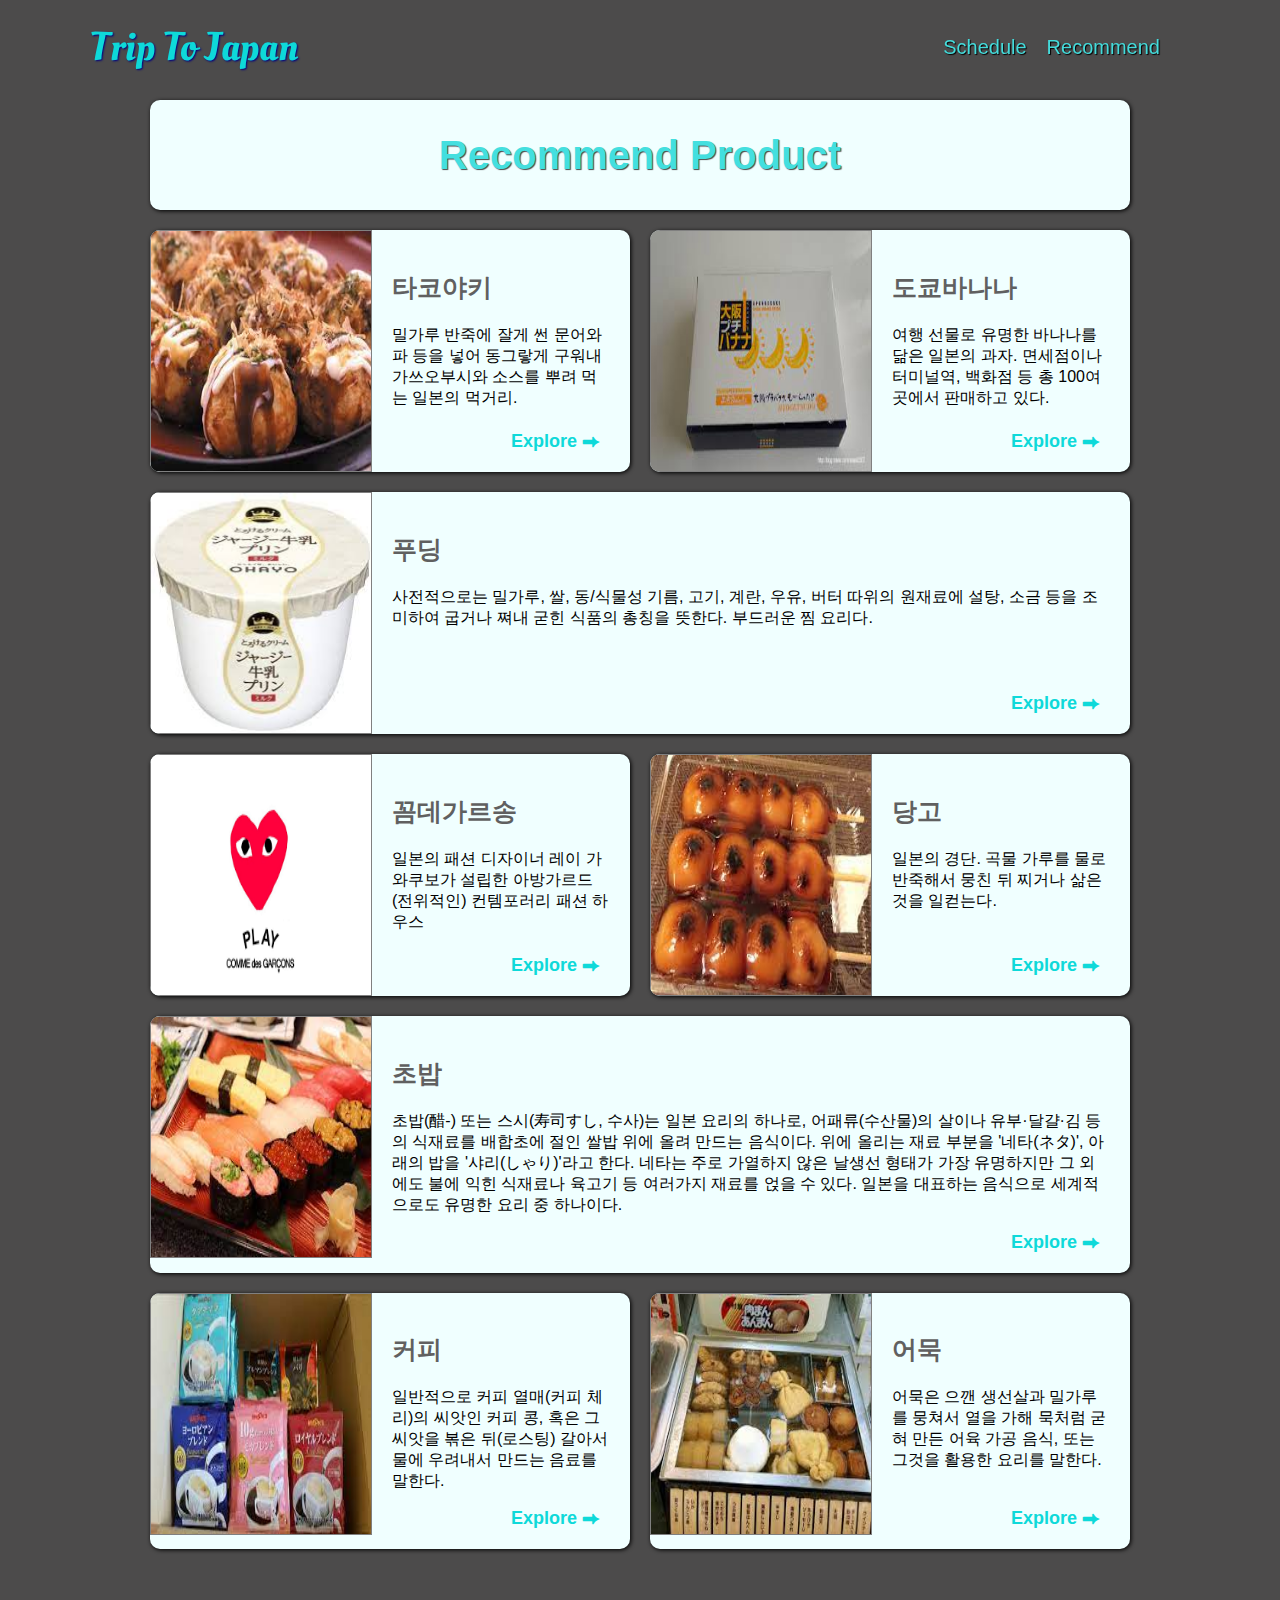
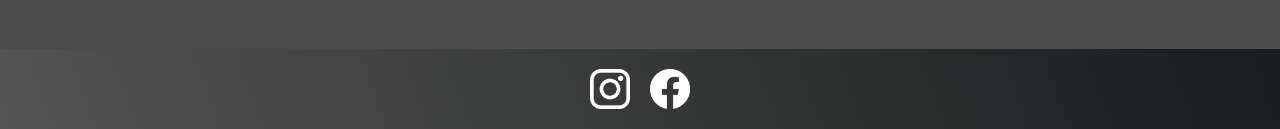
<file: recommend.html>
<!DOCTYPE html>
<html>
  <head>
    <meta charset="UTF-8" />
    <!-- StyleSheet 불러오기 -->
    <link rel="stylesheet" href="/style/shared.css" />
    <link rel="stylesheet" href="/style/recommend.css" />
    <!-- Fonts 불러오기 -->
    <link
      href="https://fonts.googleapis.com/css2?family=Raleway:wght@700&family=Oleo+Script:wght@700&family=Quicksand:wght@300;500;700&display=swap"
      rel="stylesheet"
    />
    <title>Japan Trip Schedule</title>
  </head>

  <body>
    <header id="container">
      <div id="page_logo"><a href="/index.html">Trip to Japan</a></div>
      <nav>
        <ul>
          <li><a href="/schedule.html">Schedule</a></li>
          <li><a href="/recommend.html">Recommend</a></li>
        </ul>
      </nav>
    </header>
    <ul class="blank"></ul>

    <main>
      <li id="sub_title_recommend"><h3>Recommend Product</h3></li>
      <ul class="card_container">
        <li>
          <img src="/images/tako.jpeg" alt="takoyaki" />
          <div class="items">
            <div>
              <h2>타코야키</h2>
              <p>
                밀가루 반죽에 잘게 썬 문어와 파 등을 넣어 동그랗게 구워내
                가쓰오부시와 소스를 뿌려 먹는 일본의 먹거리.
              </p>
            </div>
            <div class="link">
              <a href="https://namu.wiki/w/타코야키">Explore ⮕</a>
            </div>
          </div>
        </li>
        <li>
          <img src="/images/banana.jpeg" alt="banana" />
          <div class="items">
            <div>
              <h2>도쿄바나나</h2>
              <p>
                여행 선물로 유명한 바나나를 닮은 일본의 과자. 면세점이나
                터미널역, 백화점 등 총 100여곳에서 판매하고 있다.
              </p>
            </div>
            <div class="link">
              <a href="https://namu.wiki/w/도쿄바나나">Explore ⮕</a>
            </div>
          </div>
        </li>
        <li>
          <img src="/images/puding.jpeg" alt="pudding" />
          <div class="items">
            <div>
              <h2>푸딩</h2>
              <p>
                사전적으로는 밀가루, 쌀, 동/식물성 기름, 고기, 계란, 우유, 버터
                따위의 원재료에 설탕, 소금 등을 조미하여 굽거나 쪄내 굳힌 식품의
                총칭을 뜻한다. 부드러운 찜 요리다.
              </p>
            </div>
            <div class="link">
              <a href="https://namu.wiki/w/자지푸딩">Explore ⮕</a>
            </div>
          </div>
        </li>
        <li>
          <img src="/images/cloth.png" alt="cloth" />
          <div class="items">
            <div>
              <h2>꼼데가르송</h2>
              <p>
                일본의 패션 디자이너 레이 가와쿠보가 설립한 아방가르드(전위적인)
                컨템포러리 패션 하우스
              </p>
            </div>
            <div class="link">
              <a href="https://namu.wiki/w/꼼데가르송">Explore ⮕</a>
            </div>
          </div>
        </li>
        <li>
          <img src="/images/danggo.jpeg" alt="danggo" />
          <div class="items">
            <div>
              <h2>당고</h2>
              <p>
                일본의 경단. 곡물 가루를 물로 반죽해서 뭉친 뒤 찌거나 삶은 것을
                일컫는다.
              </p>
            </div>
            <div class="link">
              <a href="https://namu.wiki/w/당고">Explore ⮕</a>
            </div>
          </div>
        </li>
        <li>
          <img src="/images/susui.jpeg" alt="cloth" />
          <div class="items">
            <div>
              <h2>초밥</h2>
              <p>
                초밥(醋-) 또는 스시(寿司すし, 수사)는 일본 요리의 하나로,
                어패류(수산물)의 살이나 유부·달걀·김 등의 식재료를 배합초에 절인
                쌀밥 위에 올려 만드는 음식이다. 위에 올리는 재료 부분을
                '네타(ネタ)', 아래의 밥을 '샤리(しゃり)'라고 한다. 네타는 주로
                가열하지 않은 날생선 형태가 가장 유명하지만 그 외에도 불에 익힌
                식재료나 육고기 등 여러가지 재료를 얹을 수 있다. 일본을 대표하는
                음식으로 세계적으로도 유명한 요리 중 하나이다.
              </p>
            </div>
            <div class="link">
              <a href="https://namu.wiki/w/초밥">Explore ⮕</a>
            </div>
          </div>
        </li>
        <li>
          <img src="/images/coffe.jpeg" alt="coffee" />
          <div class="items">
            <div>
              <h2>커피</h2>
              <p>
                일반적으로 커피 열매(커피 체리)의 씨앗인 커피 콩, 혹은 그 씨앗을
                볶은 뒤(로스팅) 갈아서 물에 우려내서 만드는 음료를 말한다.
              </p>
            </div>
            <div class="link">
              <a href="https://namu.wiki/w/커피">Explore ⮕</a>
            </div>
          </div>
        </li>
        <li>
          <img src="/images/odang.jpeg" alt="coffee" />
          <div class="items">
            <div>
              <h2>어묵</h2>
              <p>
                어묵은 으깬 생선살과 밀가루를 뭉쳐서 열을 가해 묵처럼 굳혀 만든 어육 가공 음식, 또는 그것을 활용한 요리를 말한다.
              </p>
            </div>
            <div class="link">
              <a href="https://namu.wiki/w/어묵">Explore ⮕</a>
            </div>
          </div>
        </li>
      </ul>
    </main>

    <ul class="blank"></ul>
    <footer>
      <ul>
        <li>
          <a href="https://www.instagram.com/qjapan.kr/"
            ><img src="/images/insta.png" alt="insta"
          /></a>
        </li>
        <li>
          <a
            href="https://www.facebook.com/search/posts/?q=%EC%98%A4%EC%82%AC%EC%B9%B4"
            ><img src="/images/facebook.png" alt=""
          /></a>
        </li>
      </ul>
    </footer>
  </body>
</html>
</file>
<file: style/shared.css>
body {
  font-family: "Quickand", sans-serif;
  margin: 0;
  background-color: rgb(76, 75, 75);
}

ul {
  list-style: none;
  margin: 0;
  padding: 0;
}

#container {
  display: flex;
  flex-flow: row nowrap;
  justify-content: space-between;
  align-items: center;
  position: fixed;
  width: 100%;
  box-sizing: border-box;
  padding: 20px 20px;
}

#page_logo a {
  padding: 20px;
  margin-left: 50px;
  font-family: "Oleo Script", sans-serif;
  color: rgb(245, 243, 160);
  font-size: 40px;
  text-decoration: none;
  text-transform: capitalize;
  text-shadow: 1px 1px 2px navy;
}

nav{
  padding-right: 90px;
}
header li {
  font-size: 20px;
  text-decoration: none;
}
header li a {
  text-decoration: none;
  color: antiquewhite;
  text-shadow: 1px 1px 1px rgb(0, 0, 0);
  padding: 10px 10px 10px 10px;
}

header ul {
  display: flex;
  flex-direction: row;
}

header nav a:hover {
  background-color: rgba(255, 210, 50);
  border-radius: 5px;
}

footer {
  background: linear-gradient(70deg, rgb(85, 84, 84), rgb(25, 29, 29));
}

footer li {
  width: 40px;
  height: 40px;
  padding: 10px;
  margin: 10px 0px;
}

footer img {
  width: 100%;
}

footer ul {
  display: flex;
  justify-content: center;
}
</file>
<file: style/recommend.css>
.blank {
  height: 100px;
}

#page_logo a {
  color: rgb(14, 217, 217);
}

header li a {
  color: rgb(68, 219, 219);
}

header nav a:hover{
  background-color: rgb(68, 219, 219);
  color: rgb(59, 59, 59);
}

#sub_title_recommend{
  width: 980px;
  height: 110px;
  margin: auto;
  margin-bottom: 20px;
  background-color: azure;
}

#sub_title_recommend h3{
  font-size: 40px;
  margin: auto;
  color: rgb(67, 223, 223);
  text-shadow: 1px 1px 1px rgb(72, 72, 72);
}

main ul li img {
  width: 220px;
  height: 240px;
}


.card_container {
  width: 980px;
  margin: auto;
  display: grid;
  grid-template-columns: 1fr 1fr;
  gap: 20px 20px;
}

h2{
  font-size: 25px;
  color: rgb(96, 96, 96);
}

main li {
  display: flex;
  background-color: azure;
  border-radius: 10px;
  box-shadow: 1px 1px 4px rgb(0, 0, 0);
  overflow: hidden;
  width: 480px;
}

.card_container li:nth-of-type(3) {
  grid-column: 1/ span 2;
  width: 980px;
}

.card_container li:nth-of-type(6) {
  grid-column: 1/ span 2;
  width: 980px;
}

main li img {
  object-fit: fill;
  border: 0.2px solid gray;
}

.items {
  padding: 20px;
  display: flex;
  flex-flow: column nowrap;
  justify-content: space-between;
}
.link{
  text-align: end;
  font-size: 18px;
}

.link a {
  text-decoration: none;
  color: rgb(14, 217, 217);
  font-weight: 700;
  padding: 10px;
}

.link a:hover {
  background-color: rgb(183, 239, 246);
  border-radius: 6px;
  grid-column: 1/ 2;
}
</file>
